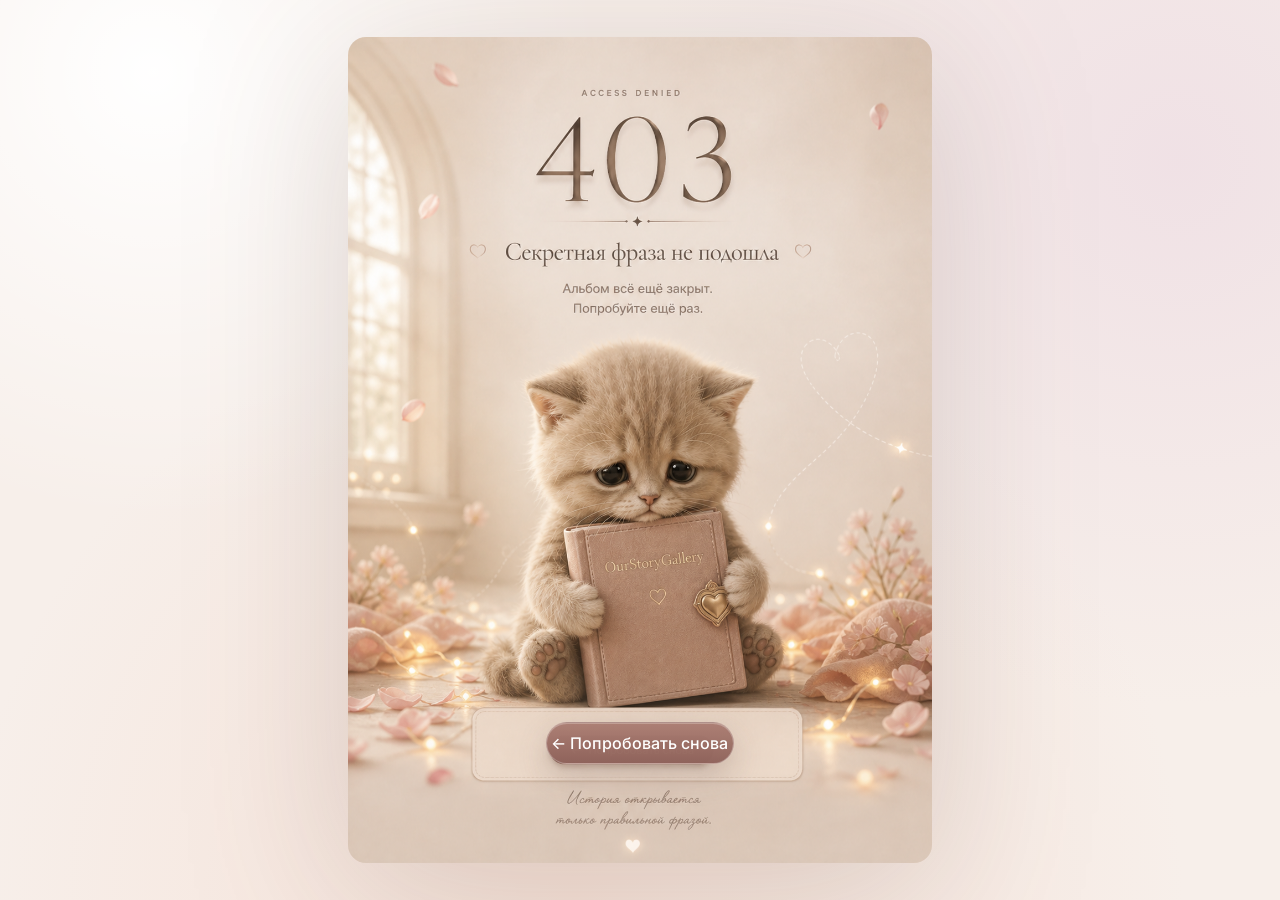
<file: wrong-password.html>
<!doctype html>
<html lang="ru">
<head>
  <meta charset="utf-8">
  <meta name="viewport" content="width=device-width,initial-scale=1">
  <meta name="robots" content="noindex,nofollow,noarchive,nosnippet,noimageindex">
  <meta name="theme-color" content="#f7efea">
  <meta name="referrer" content="no-referrer">
  <meta http-equiv="Permissions-Policy" content="camera=(), microphone=(), geolocation=(), payment=(), usb=(), interest-cohort=()">
  <meta http-equiv="Content-Security-Policy" content="default-src 'self'; style-src 'self' 'unsafe-inline'; img-src 'self' data:; font-src 'self'; object-src 'none'; base-uri 'self'; frame-ancestors 'none'; upgrade-insecure-requests">
  <title>403 — Секретная фраза не подошла</title>
  <link rel="icon" href="favicon.ico" sizes="any">
  <link rel="icon" type="image/png" sizes="32x32" href="assets/icons/favicon-32.png">
  <link rel="apple-touch-icon" sizes="180x180" href="assets/icons/favicon-180.png">
  <style>
    @font-face{font-family:"Inter";font-style:normal;font-weight:500;font-display:swap;src:url("assets/fonts/inter-500.ttf") format("truetype")}
    *{box-sizing:border-box}
    html{min-height:100%}
    body{min-height:100vh;margin:0;display:grid;place-items:center;padding:12px;overflow-x:hidden;font-family:Inter,system-ui,sans-serif;background:radial-gradient(circle at 12% 8%,rgba(255,255,255,.98),transparent 28rem),radial-gradient(circle at 92% 18%,rgba(232,210,224,.48),transparent 34rem),radial-gradient(circle at 45% 100%,rgba(245,214,199,.52),transparent 38rem),#f7efea;color:#fff}
    .poster{position:relative;width:min(96vw,720px,calc((100svh - 24px) * .6667));filter:drop-shadow(0 28px 80px rgba(89,61,51,.18))}
    .poster img{display:block;width:100%;height:auto;border-radius:18px}
    .real-button{position:absolute;left:50%;top:85.55%;z-index:2;transform:translate(-50%,-50%);display:inline-flex;align-items:center;justify-content:center;width:31%;min-width:188px;min-height:42px;padding:10px 20px;border:1px solid rgba(255,255,255,.28);border-radius:999px;background:linear-gradient(180deg,rgba(171,126,115,.98),rgba(143,99,91,.98));box-shadow:0 12px 30px rgba(98,66,60,.24),inset 0 1px 0 rgba(255,255,255,.24);color:#fff;text-decoration:none;font-size:clamp(.8rem,1.7vw,1rem);font-weight:500;line-height:1;white-space:nowrap}
    .real-button:hover{transform:translate(-50%,-53%);box-shadow:0 16px 38px rgba(98,66,60,.30),inset 0 1px 0 rgba(255,255,255,.28)}
    .sr-only{position:absolute;width:1px;height:1px;padding:0;margin:-1px;overflow:hidden;clip:rect(0,0,0,0);white-space:nowrap;border:0}
    @media(max-width:520px){body{padding:8px}.poster{width:min(100%,calc((100svh - 16px) * .6667))}.poster img{border-radius:12px}.real-button{top:85.6%;min-width:160px;min-height:36px;padding:8px 15px;font-size:.78rem}}
  </style>
</head>
<body>
  <main class="poster" aria-labelledby="pageTitle">
    <img src="assets/wrong-password-kitten.png" alt="Страница 403: грустный котёнок держит закрытый альбом OurStoryGallery">
    <h1 class="sr-only" id="pageTitle">Секретная фраза не подошла</h1>
    <p class="sr-only">Альбом всё ещё закрыт. Попробуйте ещё раз.</p>
    <a class="real-button" href="./">← Попробовать снова</a>
  </main>
</body>
</html>
</file>
